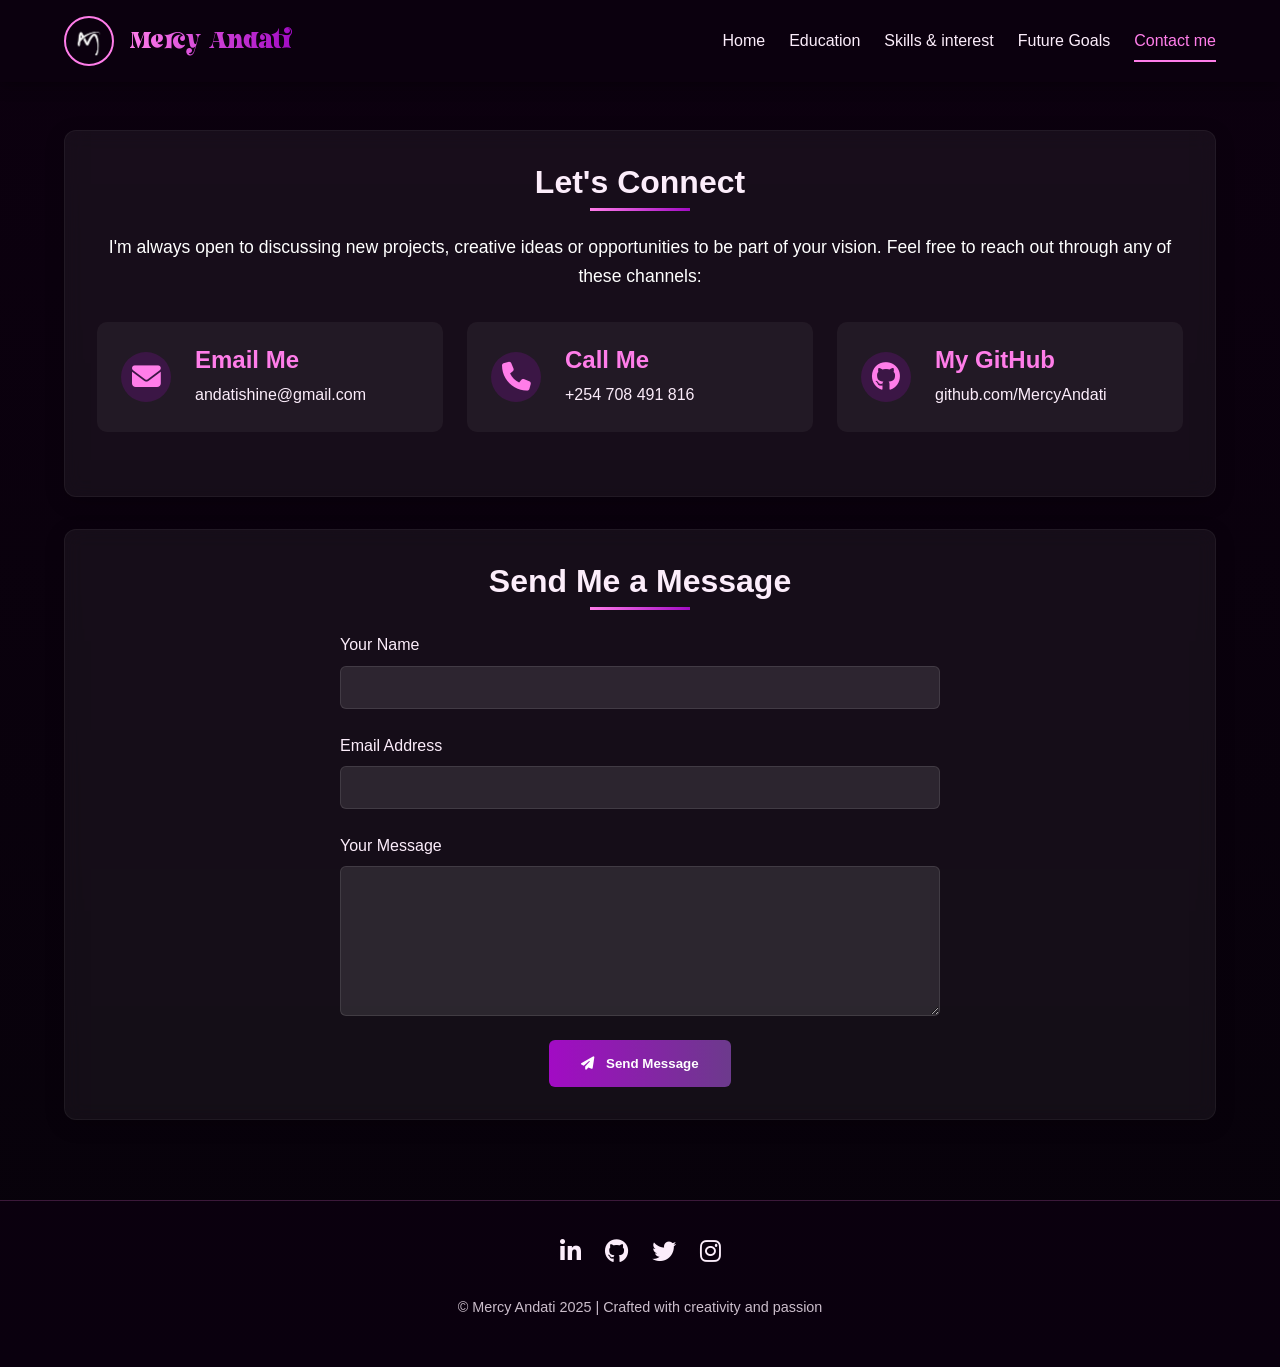
<file: mercy/contact.html>
<!DOCTYPE html>
<html lang="en">
<head>
    <meta charset="UTF-8">
    <meta name="viewport" content="width=device-width, initial-scale=1.0">
    <meta name="keywords" content="Mercy Andati, software developer portfolio, Kenya web developer, Zetech University student, full-stack developer, contact, email, phone, social media">    
    <meta name="author" content="Mercy Andati">
    <title>Mercy Andati - Contact</title>
    <link rel="stylesheet" href="https://cdnjs.cloudflare.com/ajax/libs/font-awesome/6.4.0/css/all.min.css">
    <link rel="stylesheet" href="styles.css">
</head>
<body>
    <nav>
        <div class="container nav-container">
            <div class="logo-group">
                <img src="img\ma.png" alt="Mercy Andati" class="profile-image">
                <span class="logo-text">Mercy Andati</span>
            </div>
            <div class="nav-links">
                <a href="index.html" class="nav-link">Home</a>
                <a href="education.html" class="nav-link">Education</a>
                <a href="skills.html" class="nav-link">Skills & interest</a>
                <a href="future.html" class="nav-link">Future Goals</a>
                <a href="contact.html" class="nav-link active">Contact me</a>
            </div>
        </div>
    </nav>

    <main class="container">
        <section class="section">
            <div class="card fade-in">
                <h2 class="section-header">Let's Connect</h2>
                <p class="contact-intro">I'm always open to discussing new projects, creative ideas or opportunities to be part of your vision. Feel free to reach out through any of these channels:</p>
                
                <div class="contact-methods">
                    <div class="contact-card">
                        <div class="contact-icon">
                            <i class="fas fa-envelope"></i>
                        </div>
                        <div class="contact-details">
                            <h3>Email Me</h3>
                            <a href="mailto:andatishine@gmail.com">andatishine@gmail.com</a>
                        </div>
                    </div>
                    
                    <div class="contact-card">
                        <div class="contact-icon">
                            <i class="fas fa-phone"></i>
                        </div>
                        <div class="contact-details">
                            <h3>Call Me</h3>
                            <a href="tel:+254708491816">+254 708 491 816</a>
                        </div>
                    </div>
                    
                    <div class="contact-card">
                        <div class="contact-icon">
                            <i class="fab fa-github"></i>
                        </div>
                        <div class="contact-details">
                            <h3>My GitHub</h3>
                            <a href="https://github.com/MercyAndati" target="_blank">github.com/MercyAndati</a>
                        </div>
                    </div>
                </div>
            </div>
            
            <div class="card fade-in delay-1">
                <h2 class="section-header">Send Me a Message</h2>
                <form class="contact-form" 
                        id="contactForm" 
                        action="https://formsubmit.co/andatishine@gmail.com" 
                        method="POST">
                        <input type="hidden" name="_captcha" value="false">
                        <input type="hidden" name="_template" value="table">
                        <input type="text" name="_honey" style="display:none">
                    <div class="form-group">
                        <label for="name" class="form-label">Your Name</label>
                        <input type="text" id="name" name="name" class="form-input" required>
                    </div>
                    
                    <div class="form-group">
                        <label for="email" class="form-label">Email Address</label>
                        <input type="email" id="email" name="email" class="form-input" required>
                    </div>
                    
                    <div class="form-group">
                        <label for="message" class="form-label">Your Message</label>
                        <textarea id="message" name="message" class="form-textarea" required></textarea>
                    </div>
                    
                    <button type="submit" class="btn">
                        <i class="fas fa-paper-plane"></i> Send Message
                    </button>
                </form>
            </div>
        </section>
    </main>

    <footer>
        <div class="social-links">
            <a href="#" class="social-link" aria-label="LinkedIn"><i class="fab fa-linkedin-in"></i></a>
            <a href="https://github.com/MercyAndati" class="social-link" aria-label="GitHub"><i class="fab fa-github"></i></a>
            <a href="#" class="social-link" aria-label="Twitter"><i class="fab fa-twitter"></i></a>
            <a href="#" class="social-link" aria-label="Instagram"><i class="fab fa-instagram"></i></a>
        </div>
        <p class="copyright">&copy; Mercy Andati 2025 | Crafted with creativity and passion</p>
    </footer>
    
    <script src="script.js"></script>
</body>
</html>
</file>
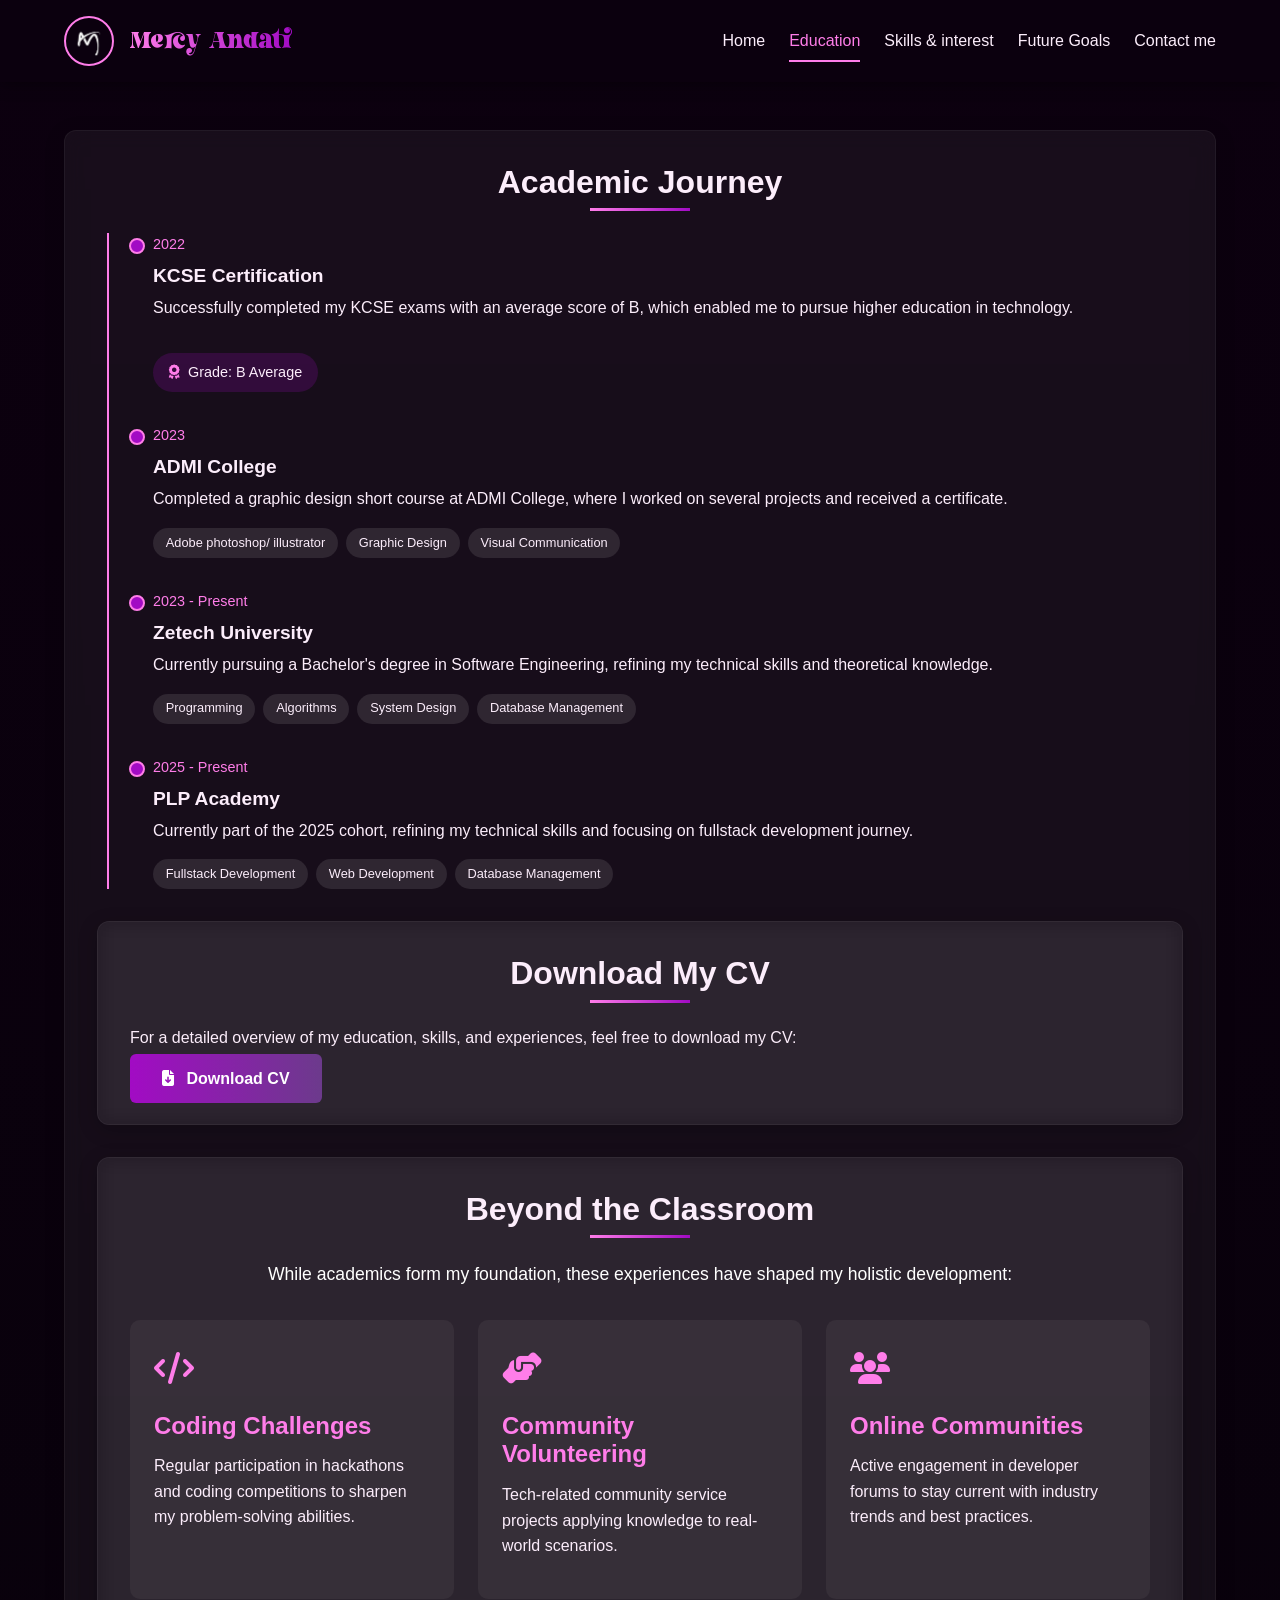
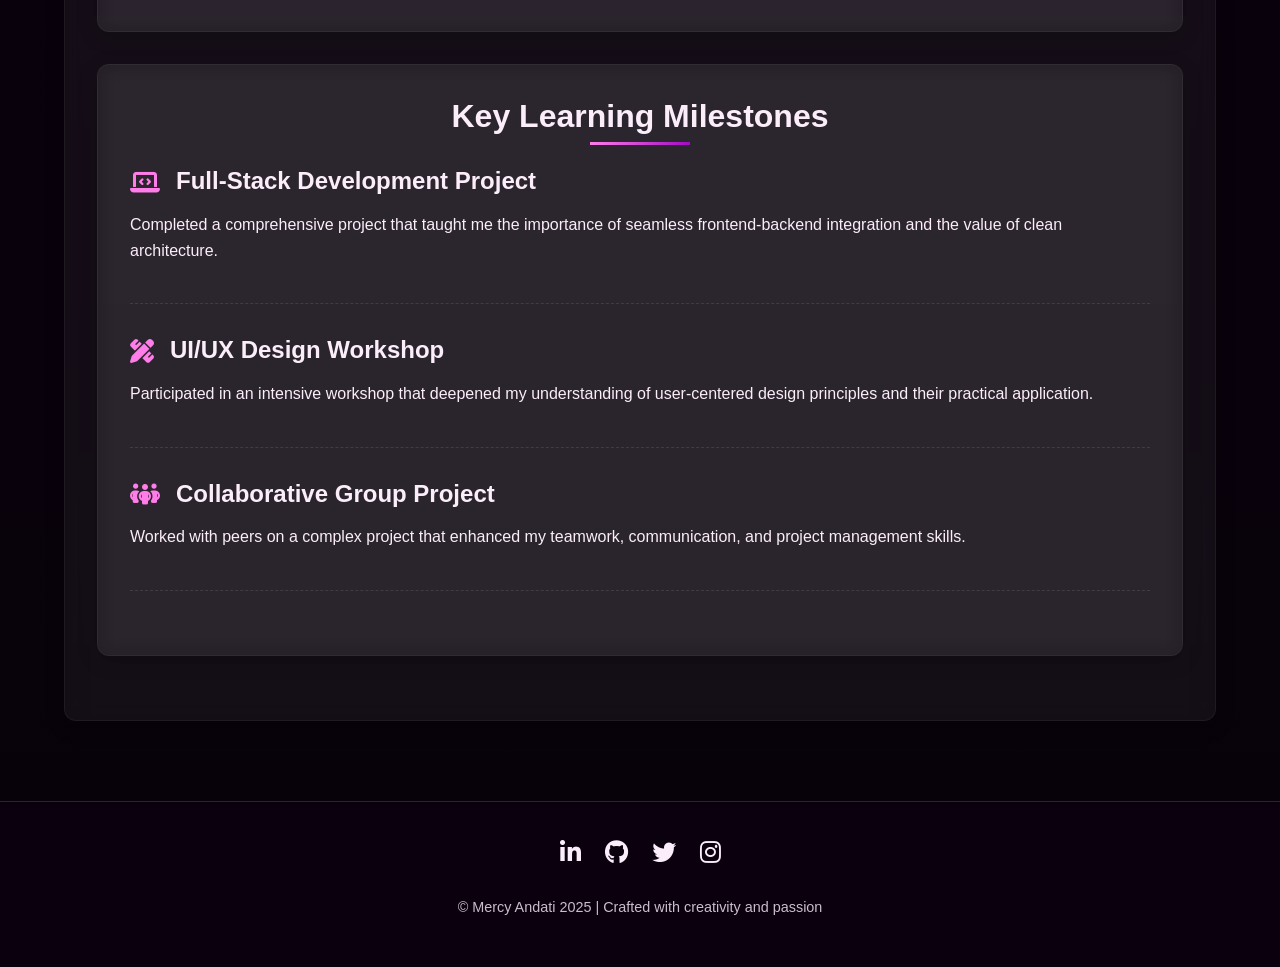
<file: mercy/education.html>
<!DOCTYPE html>
<html lang="en">
<head>
    <meta charset="UTF-8">
    <meta name="viewport" content="width=device-width, initial-scale=1.0">
    <meta name="author" content="Mercy Andati">
    <title>Mercy Andati - Education</title>
    <link rel="stylesheet" href="https://cdnjs.cloudflare.com/ajax/libs/font-awesome/6.4.0/css/all.min.css">
    <link rel="stylesheet" href="styles.css">
</head>
<body>
    <nav>
        <div class="container nav-container">
            <div class="logo-group">
                <img src="img\ma.png" alt="Mercy Andati" class="profile-image">
                <span class="logo-text">Mercy Andati</span>
            </div>
            <div class="nav-links">
                <a href="index.html" class="nav-link">Home</a>
                <a href="education.html" class="nav-link active">Education</a>
                <a href="skills.html" class="nav-link">Skills & interest</a>
                <a href="future.html" class="nav-link">Future Goals</a>
                <a href="contact.html" class="nav-link">Contact me</a>
            </div>
        </div>
    </nav>

    <main class="container">
        <section class="section">
            <div class="card fade-in">
                <h2 class="section-header">Academic Journey</h2>
                
                <div class="timeline">
                    <div class="timeline-item">
                        <div class="timeline-date">2022</div>
                        <h3 class="timeline-title">KCSE Certification</h3>
                        <div class="timeline-description">
                            <p>Successfully completed my KCSE exams with an average score of B, which enabled me to pursue higher education in technology.</p>
                            <div class="achievement-badge">
                                <i class="fas fa-award"></i> Grade: B Average
                            </div>
                        </div>
                    </div>
                    
                    <div class="timeline-item">
                        <div class="timeline-date">2023</div>
                        <h3 class="timeline-title">ADMI College</h3>
                        <div class="timeline-description">
                            <p>Completed a graphic design short course at ADMI College, where I worked on several projects and received a certificate.</p>
                            <div class="skills-gained">
                                <span class="skill-tag">Adobe photoshop/ illustrator</span>
                                <span class="skill-tag">Graphic Design</span>
                                <span class="skill-tag">Visual Communication</span>
                            </div>
                        </div>
                    </div>
                    
                    <div class="timeline-item">
                        <div class="timeline-date">2023 - Present</div>
                        <h3 class="timeline-title">Zetech University</h3>
                        <div class="timeline-description">
                            <p>Currently pursuing a Bachelor's degree in Software Engineering, refining my technical skills and theoretical knowledge.</p>
                            <div class="skills-gained">
                                <span class="skill-tag">Programming</span>
                                <span class="skill-tag">Algorithms</span>
                                <span class="skill-tag">System Design</span>
                                <span class="skill-tag">Database Management</span>
                            </div>
                        </div>
                    </div>
                    <div class="timeline-item">
                        <div class="timeline-date">2025 - Present</div>
                        <h3 class="timeline-title">PLP Academy</h3>
                        <div class="timeline-description">
                            <p>Currently part of the 2025 cohort, refining my technical skills and focusing on fullstack development journey.</p>
                            <div class="skills-gained">
                                <span class="skill-tag">Fullstack Development</span>
                                <span class="skill-tag">Web Development</span>
                                <span class="skill-tag">Database Management</span>
                        </div>
                    </div>

                </div>
            </div>
            
            <div class="card fade-in delay-1">
                <h2 class="section-header">Download My CV</h2>
                <p>For a detailed overview of my education, skills, and experiences, feel free to download my CV:</p>
                <a href="img\cv.pdf" class="btn" download>
                    <i class="fas fa-file-download"></i> Download CV
                </a>
            </div>
            <div class="card fade-in delay-1">
                <h2 class="section-header">Beyond the Classroom</h2>
                <p class="intro-text">While academics form my foundation, these experiences have shaped my holistic development:</p>
                
                <div class="activities-grid">
                    <div class="activity-card">
                        <div class="activity-icon">
                            <i class="fas fa-code"></i>
                        </div>
                        <h3>Coding Challenges</h3>
                        <p>Regular participation in hackathons and coding competitions to sharpen my problem-solving abilities.</p>
                    </div>
                    
                    <div class="activity-card">
                        <div class="activity-icon">
                            <i class="fas fa-hands-helping"></i>
                        </div>
                        <h3>Community Volunteering</h3>
                        <p>Tech-related community service projects applying knowledge to real-world scenarios.</p>
                    </div>
                    
                    <div class="activity-card">
                        <div class="activity-icon">
                            <i class="fas fa-users"></i>
                        </div>
                        <h3>Online Communities</h3>
                        <p>Active engagement in developer forums to stay current with industry trends and best practices.</p>
                    </div>
                </div>
            </div>
            
            <div class="card fade-in delay-2">
                <h2 class="section-header">Key Learning Milestones</h2>
                
                <div class="milestone">
                    <div class="milestone-header">
                        <i class="fas fa-laptop-code"></i>
                        <h3>Full-Stack Development Project</h3>
                    </div>
                    <p>Completed a comprehensive project that taught me the importance of seamless frontend-backend integration and the value of clean architecture.</p>
                </div>
                
                <div class="milestone">
                    <div class="milestone-header">
                        <i class="fas fa-pencil-ruler"></i>
                        <h3>UI/UX Design Workshop</h3>
                    </div>
                    <p>Participated in an intensive workshop that deepened my understanding of user-centered design principles and their practical application.</p>
                </div>
                
                <div class="milestone">
                    <div class="milestone-header">
                        <i class="fas fa-people-group"></i>
                        <h3>Collaborative Group Project</h3>
                    </div>
                    <p>Worked with peers on a complex project that enhanced my teamwork, communication, and project management skills.</p>
                </div>
            </div>
        </section>
    </main>

    <footer>
        <div class="social-links">
            <a href="#" class="social-link" aria-label="LinkedIn"><i class="fab fa-linkedin-in"></i></a>
            <a href="https://github.com/MercyAndati" class="social-link" aria-label="GitHub"><i class="fab fa-github"></i></a>
            <a href="#" class="social-link" aria-label="Twitter"><i class="fab fa-twitter"></i></a>
            <a href="#" class="social-link" aria-label="Instagram"><i class="fab fa-instagram"></i></a>
        </div>
        <p class="copyright">&copy; Mercy Andati 2025 | Crafted with creativity and passion</p>
    </footer>
    
    <script src="script.js"></script>
</body>
</html>
</file>
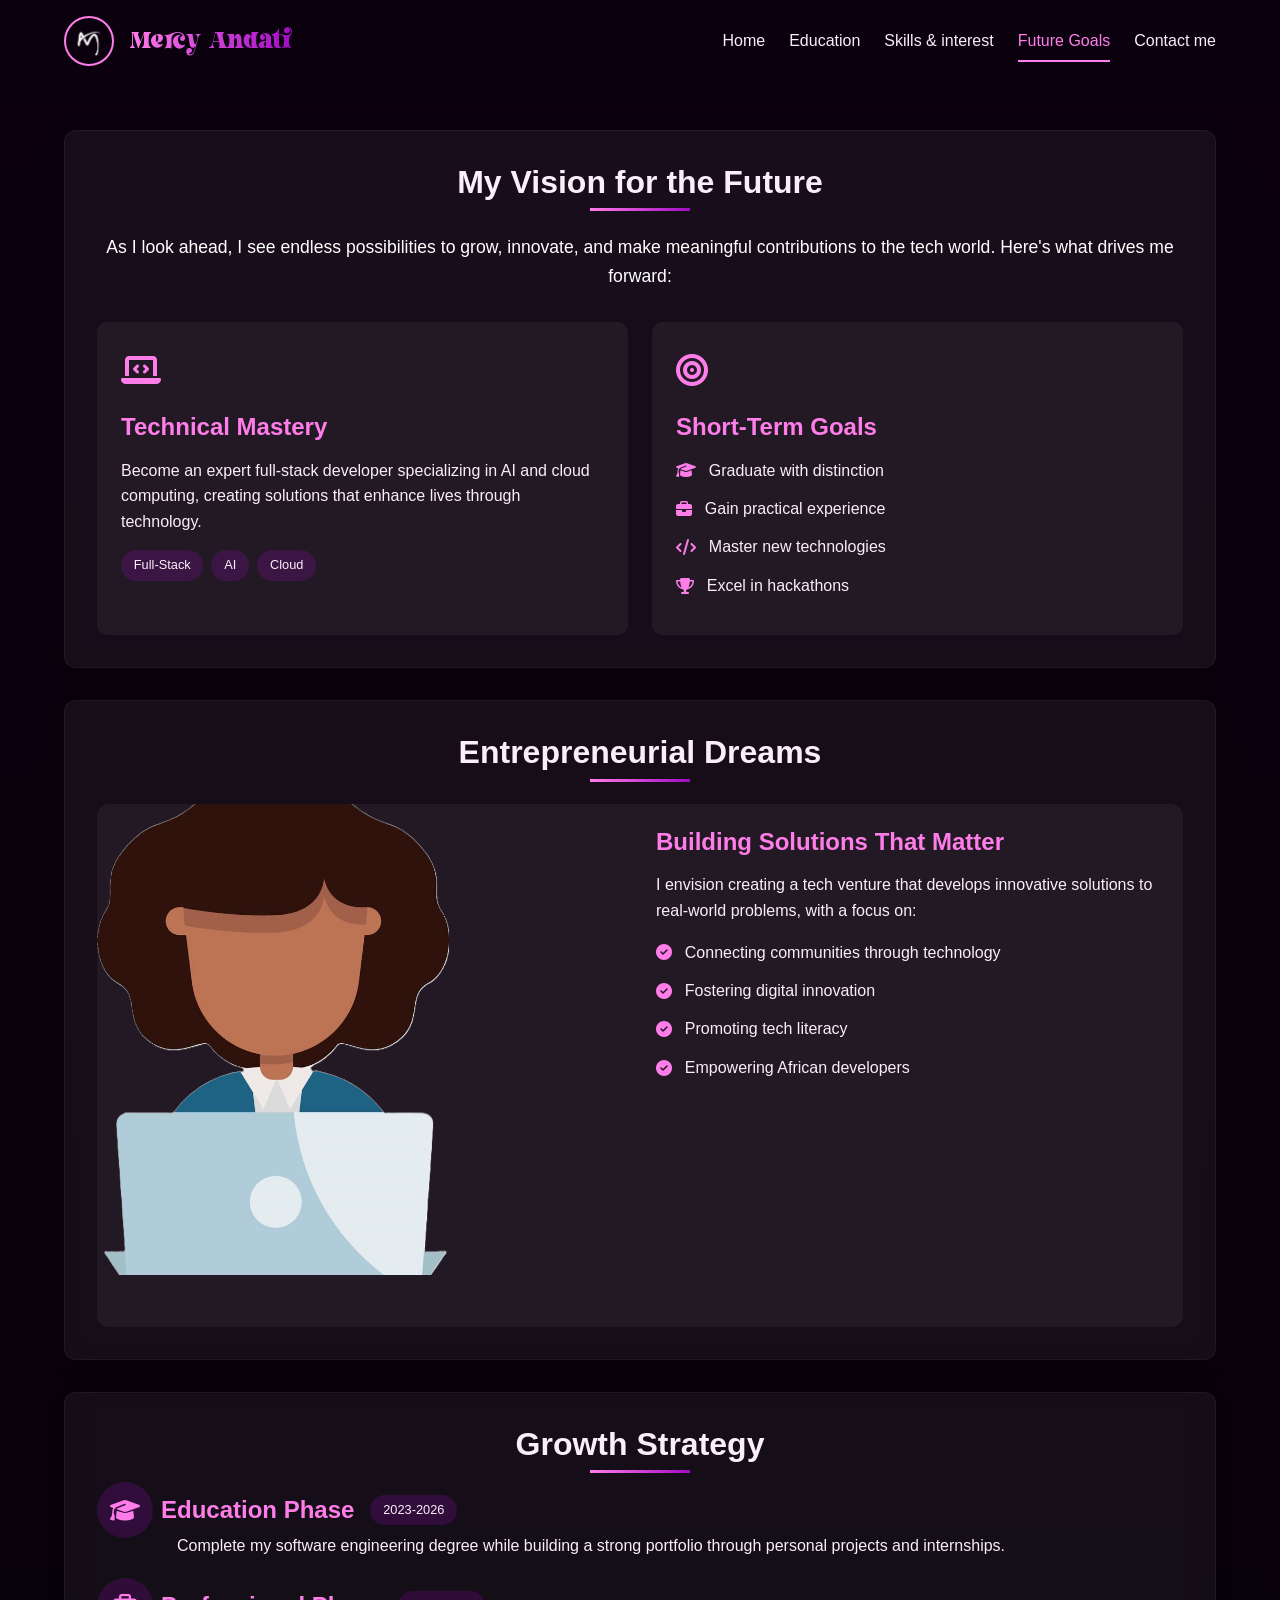
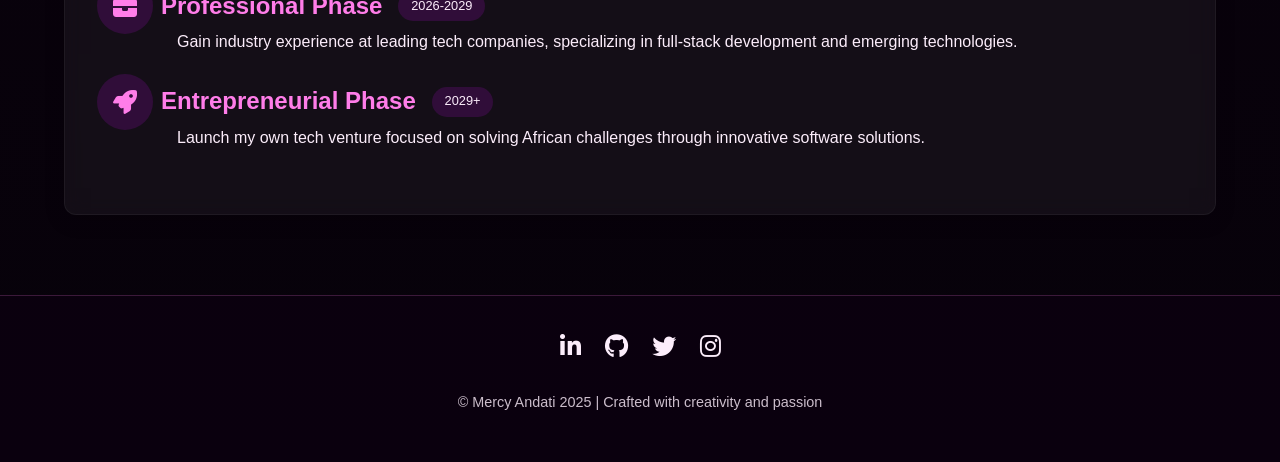
<file: mercy/future.html>
<!DOCTYPE html>
<html lang="en">
<head>
    <meta charset="UTF-8">
    <meta name="viewport" content="width=device-width, initial-scale=1.0">
    <meta name="keywords" content="Mercy Andati,goals, aspirations, future plans, career goals, personal development, professional growth, future aspirations">
    <meta name="author" content="Mercy Andati">
    <title>Mercy Andati - Future Aspirations</title>
    <link rel="stylesheet" href="https://cdnjs.cloudflare.com/ajax/libs/font-awesome/6.4.0/css/all.min.css">
    <link rel="stylesheet" href="styles.css">
</head>
<body>
    <nav>
        <div class="container nav-container">
            <div class="logo-group">
                <img src="img\ma.png" alt="Mercy Andati" class="profile-image">
                <span class="logo-text">Mercy Andati</span>
            </div>
            <div class="nav-links">
                <a href="index.html" class="nav-link">Home</a>
                <a href="education.html" class="nav-link">Education</a>
                <a href="skills.html" class="nav-link">Skills & interest</a>
                <a href="future.html" class="nav-link active">Future Goals</a>
                <a href="contact.html" class="nav-link">Contact me</a>
            </div>
        </div>
    </nav>

    <main class="container">
        <section class="section">
            <div class="card fade-in">
                <h2 class="section-header">My Vision for the Future</h2>
                <p class="intro-text">As I look ahead, I see endless possibilities to grow, innovate, and make meaningful contributions to the tech world. Here's what drives me forward:</p>
                
                <div class="vision-grid">
                    <div class="vision-card">
                        <div class="vision-icon">
                            <i class="fas fa-laptop-code"></i>
                        </div>
                        <h3>Technical Mastery</h3>
                        <p>Become an expert full-stack developer specializing in AI and cloud computing, creating solutions that enhance lives through technology.</p>
                        <div class="vision-tags">
                            <span class="tag">Full-Stack</span>
                            <span class="tag">AI</span>
                            <span class="tag">Cloud</span>
                        </div>
                    </div>
                    
                    <div class="vision-card">
                        <div class="vision-icon">
                            <i class="fas fa-bullseye"></i>
                        </div>
                        <h3>Short-Term Goals</h3>
                        <ul class="goal-list">
                            <li><i class="fas fa-graduation-cap"></i> Graduate with distinction</li>
                            <li><i class="fas fa-briefcase"></i> Gain practical experience</li>
                            <li><i class="fas fa-code"></i> Master new technologies</li>
                            <li><i class="fas fa-trophy"></i> Excel in hackathons</li>
                        </ul>
                    </div>
                </div>
            </div>
            
            <div class="card fade-in delay-1">
                <h2 class="section-header">Entrepreneurial Dreams</h2>
                
                <div class="dream-card">
                    <div class="dream-image">
                        <img src="img\girl.png" alt="Tech Venture">    
                    </div>
                    <div class="dream-content">
                        <h3>Building Solutions That Matter</h3>
                        <p>I envision creating a tech venture that develops innovative solutions to real-world problems, with a focus on:</p>
                        <ul class="feature-list">
                            <li><i class="fas fa-check-circle"></i> Connecting communities through technology</li>
                            <li><i class="fas fa-check-circle"></i> Fostering digital innovation</li>
                            <li><i class="fas fa-check-circle"></i> Promoting tech literacy</li>
                            <li><i class="fas fa-check-circle"></i> Empowering African developers</li>
                        </ul>
                    </div>
                </div>
            </div>
            
            <div class="card fade-in delay-2">
                <h2 class="section-header">Growth Strategy</h2>
                
                <div class="strategy-timeline">
                    <div class="strategy-item">
                        <div class="strategy-phase">
                            <div class="phase-icon">
                                <i class="fas fa-graduation-cap"></i>
                            </div>
                            <h3>Education Phase</h3>
                            <div class="phase-date">2023-2026</div>
                        </div>
                        <div class="strategy-description">
                            <p>Complete my software engineering degree while building a strong portfolio through personal projects and internships.</p>
                        </div>
                    </div>
                    
                    <div class="strategy-item">
                        <div class="strategy-phase">
                            <div class="phase-icon">
                                <i class="fas fa-briefcase"></i>
                            </div>
                            <h3>Professional Phase</h3>
                            <div class="phase-date">2026-2029</div>
                        </div>
                        <div class="strategy-description">
                            <p>Gain industry experience at leading tech companies, specializing in full-stack development and emerging technologies.</p>
                        </div>
                    </div>
                    
                    <div class="strategy-item">
                        <div class="strategy-phase">
                            <div class="phase-icon">
                                <i class="fas fa-rocket"></i>
                            </div>
                            <h3>Entrepreneurial Phase</h3>
                            <div class="phase-date">2029+</div>
                        </div>
                        <div class="strategy-description">
                            <p>Launch my own tech venture focused on solving African challenges through innovative software solutions.</p>
                        </div>
                    </div>
                </div>
            </div>
        </section>
    </main>

    <footer>
        <div class="social-links">
            <a href="#" class="social-link" aria-label="LinkedIn"><i class="fab fa-linkedin-in"></i></a>
            <a href="https://github.com/MercyAndati" class="social-link" aria-label="GitHub"><i class="fab fa-github"></i></a>
            <a href="#" class="social-link" aria-label="Twitter"><i class="fab fa-twitter"></i></a>
            <a href="#" class="social-link" aria-label="Instagram"><i class="fab fa-instagram"></i></a>
        </div>
        <p class="copyright">&copy; Mercy Andati 2025 | Crafted with creativity and passion</p>
    </footer>

</body>
</html>
</file>
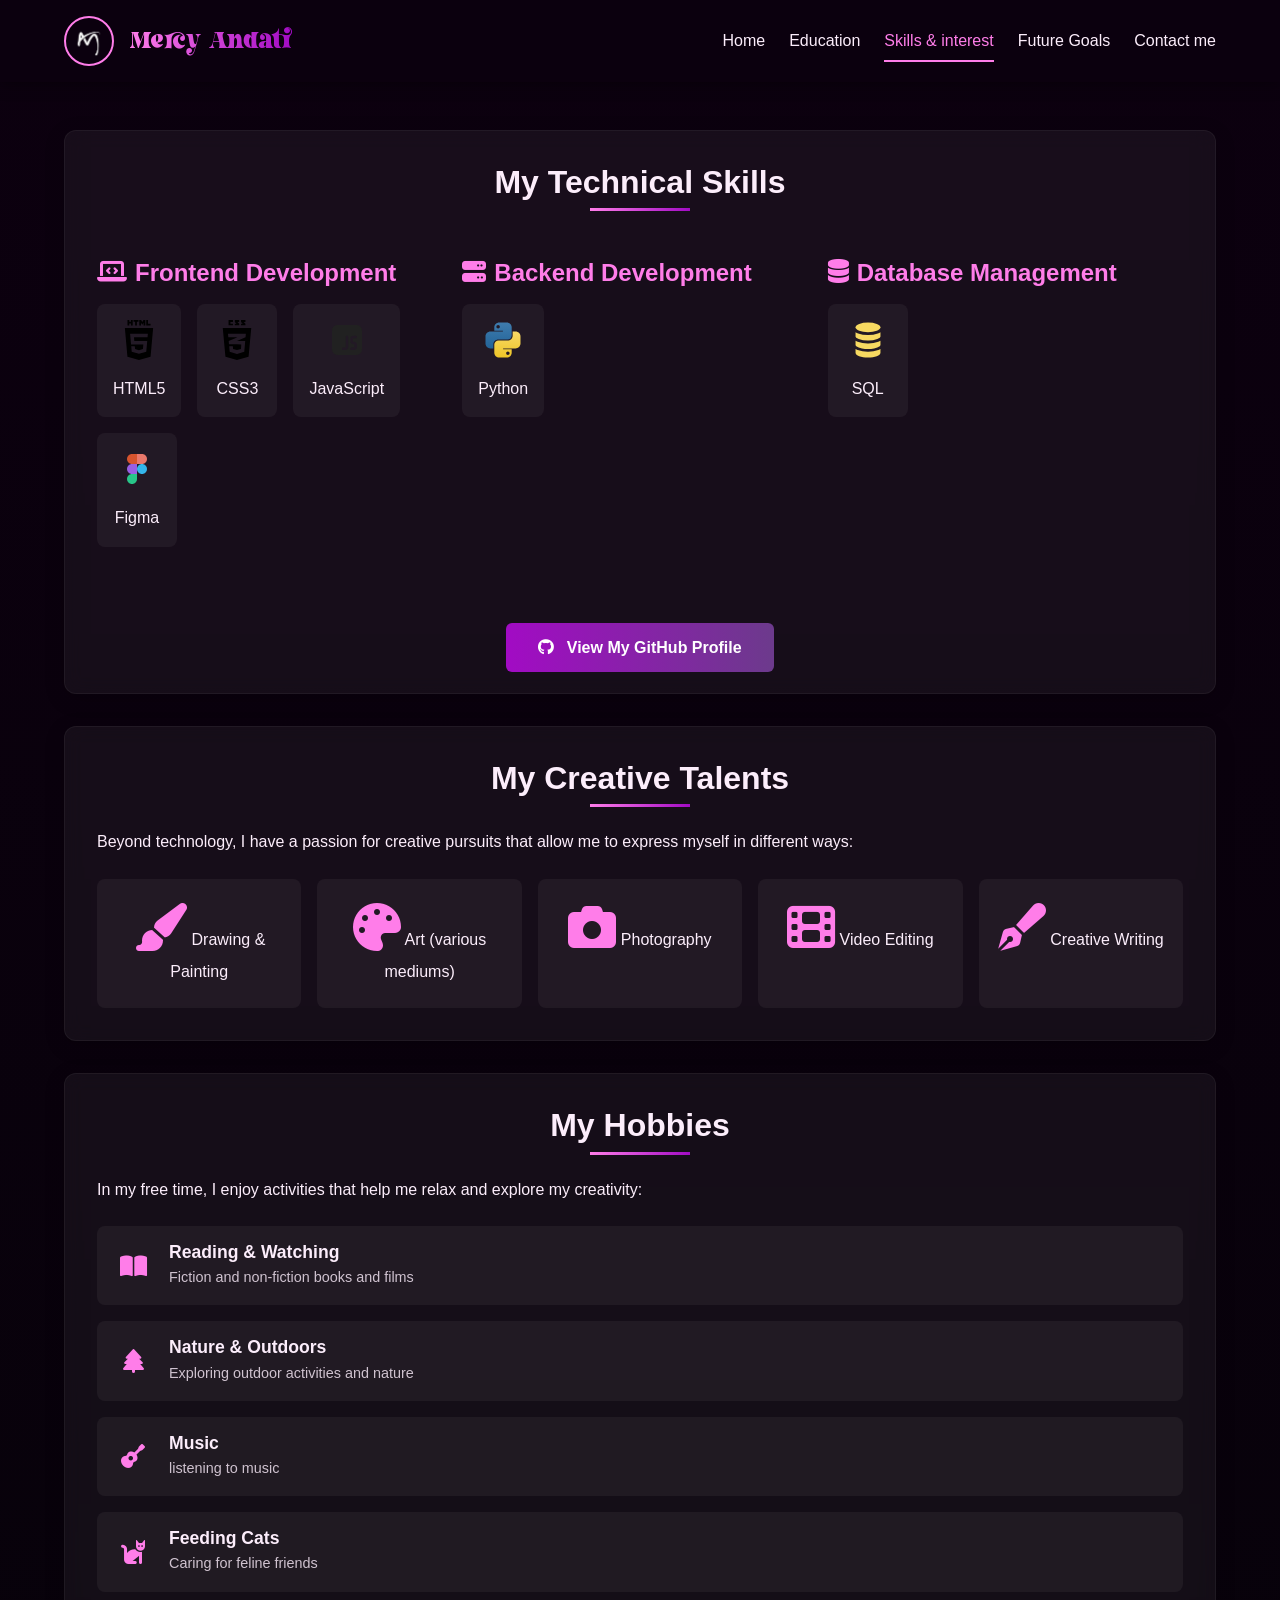
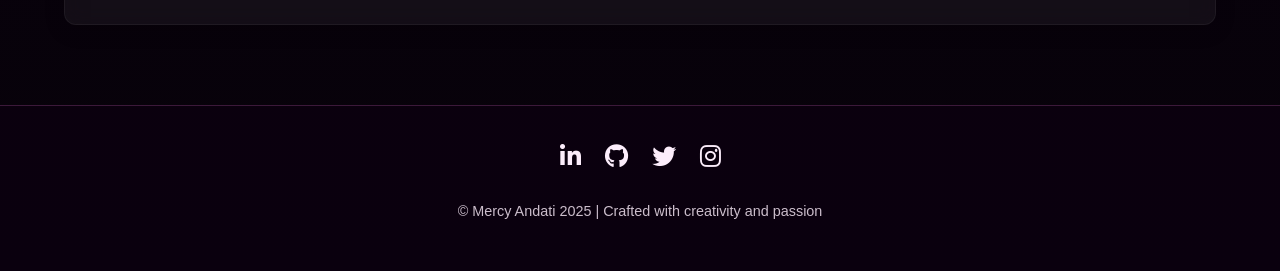
<file: mercy/skills.html>
<!DOCTYPE html>
<html lang="en">
<head>
    <meta charset="UTF-8">
    <meta name="viewport" content="width=device-width, initial-scale=1.0">
    <meta name="keywords" content="web development skills, programming languages, Mercy Andati skills, frontend developer, design portfolio">
    <meta name="author" content="Mercy Andati">
    <title>Mercy Andati - Skills & Talents</title>
    <link rel="stylesheet" href="https://cdnjs.cloudflare.com/ajax/libs/font-awesome/6.4.0/css/all.min.css">
    <link rel="stylesheet" href="styles.css">
</head>
<body>
    <nav>
        <div class="container nav-container">
            <div class="logo-group">
                <img src="img\ma.png" alt="Mercy Andati" class="profile-image">
                <span class="logo-text">Mercy Andati</span>
            </div>
            <div class="nav-links">
                <a href="index.html" class="nav-link">Home</a>
                <a href="education.html" class="nav-link">Education</a>
                <a href="skills.html" class="nav-link active">Skills & interest</a>
                <a href="future.html" class="nav-link">Future Goals</a>
                <a href="contact.html" class="nav-link">Contact me</a>
            </div>
        </div>
    </nav>

    <main class="container">
        <section class="section">
            <div class="card fade-in"> 
                <h2 class="section-header">My Technical Skills</h2>
                <br>
                <div class="card-grid">    
                    <div class="skills-category">
                        <h3><i class="fas fa-laptop-code"></i> Frontend Development</h3>
                        <div class="tech-stack">
                            <div class="tech-item">
                                <img src="img\html5.svg" alt="HTML5" class="tech-logo">
                                <span>HTML5</span>
                            </div>
                            <div class="tech-item">
                                <img src="img\css.svg" alt="CSS3" class="tech-logo">
                                <span>CSS3</span>
                            </div>
                            <div class="tech-item">
                                <img src="img\javascript.svg" alt="JavaScript" class="tech-logo">
                                <span>JavaScript</span>
                            </div>
                            <div class="tech-item">
                                <img src="img\figma.svg" alt="Figma" class="tech-logo">
                                <span>Figma</span>
                            </div>
                        </div>
                    </div>
                    
                    <div class="skills-category">
                        <h3><i class="fas fa-server"></i> Backend Development</h3>
                        <div class="tech-stack">
                            <div class="tech-item">
                                <img src="img\python.svg" alt="Python" class="tech-logo">
                                <span>Python</span>
                            </div>
                        </div>
                    </div>
                    
                    <div class="skills-category">
                        <h3><i class="fas fa-database"></i> Database Management</h3>
                        <div class="tech-stack">
                            <div class="tech-item">
                                <img src="img\sql.svg" alt="SQL" class="tech-logo">
                                <span>SQL</span>
                            </div>
                        </div>
                    </div>
                </div>
                <div class="github-link">
                    <a href="https://github.com/MercyAndati" class="btn">
                        <i class="fab fa-github"></i> View My GitHub Profile
                    </a>
                </div>
            </div>
            
            <div class="card fade-in delay-1">
                <h2 class="section-header">My Creative Talents</h2>
                <p>Beyond technology, I have a passion for creative pursuits that allow me to express myself in different ways:</p>
                
                <div class="talents-grid">
                    <div class="talent-item">
                        <i class="fas fa-paint-brush"></i>
                        <span>Drawing & Painting</span>
                    </div>
                    <div class="talent-item">
                        <i class="fas fa-palette"></i>
                        <span>Art (various mediums)</span>
                    </div>
                    <div class="talent-item">
                        <i class="fas fa-camera"></i>
                        <span>Photography</span>
                    </div>
                    <div class="talent-item">
                        <i class="fas fa-film"></i>
                        <span>Video Editing</span>
                    </div>
                    <div class="talent-item">
                        <i class="fas fa-pen-fancy"></i>
                        <span>Creative Writing</span>
                    </div>
                </div>
            </div>
            
            <div class="card fade-in delay-2">
                <h2 class="section-header">My Hobbies</h2>
                <p>In my free time, I enjoy activities that help me relax and explore my creativity:</p>
                
                <div class="hobbies-list">
                    <div class="hobby-item">
                        <i class="fas fa-book-open"></i>
                        <div>
                            <h3>Reading & Watching</h3>
                            <p>Fiction and non-fiction books and films</p>
                        </div>
                    </div>
                    <div class="hobby-item">
                        <i class="fas fa-tree"></i>
                        <div>
                            <h3>Nature & Outdoors</h3>
                            <p>Exploring outdoor activities and nature</p>
                        </div>
                    </div>
                    <div class="hobby-item">
                        <i class="fas fa-guitar"></i>
                        <div>
                            <h3>Music</h3>
                            <p>listening to music</p>
                        </div>
                    </div>
                    <div class="hobby-item">
                        <i class="fas fa-cat"></i>
                        <div>
                            <h3>Feeding Cats</h3>
                            <p>Caring for feline friends</p>
                        </div>
                    </div>
                </div>
            </div>
        </section>
    </main>

    <footer>
        <div class="social-links">
            <a href="#" class="social-link" aria-label="LinkedIn"><i class="fab fa-linkedin-in"></i></a>
            <a href="https://github.com/MercyAndati" class="social-link" aria-label="GitHub"><i class="fab fa-github"></i></a>
            <a href="#" class="social-link" aria-label="Twitter"><i class="fab fa-twitter"></i></a>
            <a href="#" class="social-link" aria-label="Instagram"><i class="fab fa-instagram"></i></a>
        </div>
        <p class="copyright">&copy; Mercy Andati 2025 | Crafted with creativity and passion</p>
    </footer>
    
    <script src="script.js"></script>
</body>
</html>
</file>
<file: mercy/styles.css>
/* === Base Styles === */
:root {
    --primary: #a20bc4;
    --primary-light: #c355de;
    --secondary: #6c3a8c;
    --dark: #0c000f;
    --darker: #07020a;
    --light: #fcedfb;
    --lighter: #fff;
    --accent: #ff7de9;
    --section-bg: rgba(60, 47, 107, 0.2);
    --card-bg: rgba(255, 255, 255, 0.05);
}

@font-face {
    font-family: 'Letter Magic';
    src: url('fonts/letter_magic/Letter Magic.ttf') format('truetype');
    font-weight: normal;
    font-style: normal;
}

* {
    margin: 0;
    padding: 0;
    box-sizing: border-box;
}

html {
    scroll-behavior: smooth;
}

body {
    font-family: 'Segoe UI', Tahoma, Geneva, Verdana, sans-serif;
    color: var(--light);
    background: linear-gradient(to bottom, var(--dark), var(--darker));
    min-height: 100vh;
    line-height: 1.6;
}

/* === Typography === */
h1, h2, h3, h4 {
    font-weight: 600;
    line-height: 1.2;
}

h2 { font-size: 2rem; }
h3 { font-size: 1.5rem; }

p { margin-bottom: 1rem;}

a {
    color: var(--accent);
    text-decoration: none;
    transition: all 0.3s ease;
}

a:hover { color: var(--primary-light);}

/* === Layout === */
.container {
    width: 100%;
    max-width: 1200px;
    margin: 0 auto;
    padding: 0 1.5rem;
}

/* === Navigation === */
nav {
    background: rgba(12, 0, 15, 0.95);
    padding: 1rem 0;
    position: sticky;
    top: 0;
    z-index: 100;
    box-shadow: 0 2px 15px rgba(0, 0, 0, 0.4);
    backdrop-filter: blur(10px);
}

.nav-container {
    display: flex;
    justify-content: space-between;
    align-items: center;
}

.logo-group {
    display: flex;
    align-items: center;
    gap: 1rem;
}

.profile-image {
    height: 50px;
    width: 50px;
    border-radius: 50%;
    object-fit: cover;
    border: 2px solid var(--accent);
    transition: all 0.3s ease;
}

.profile-image:hover {
    transform: scale(1.1);
    box-shadow: 0 0 15px var(--accent);
}

.logo-text {
    font-family: 'Letter Magic', cursive;
    font-size: 1.4rem;
    background: linear-gradient(to right, var(--accent), var(--primary));
    -webkit-background-clip: text;/*background visible on the text*/
    background-clip: text;
    color: transparent;
}

.nav-links {
    display: flex;
    gap: 1.5rem;
}

.nav-link {
    color: var(--light);
    font-weight: 500;
    padding: 0.5rem 0;
    position: relative;
}

.nav-link::before {
    content: '';
    position: absolute;
    bottom: 0;
    left: 0;
    width: 0;
    height: 2px;
    background: var(--accent);
    transition: width 0.3s ease;
}

.nav-link:hover {
    color: var(--accent);
}

.nav-link:hover::before {
    width: 100%;
}

/* === Sections === */
.section {
    padding: 3rem 0;
}

.section-header {
    text-align: center;
    margin-bottom: 2rem;
    position: relative;
}

.section-header::after {
    content: '';
    position: absolute;
    bottom: -10px;
    left: 50%;
    transform: translateX(-50%);
    width: 100px;
    height: 3px;
    background: linear-gradient(to right, var(--accent), var(--primary));
}

/* Cards */
.card {
    background: var(--card-bg);
    backdrop-filter: blur(10px);
    border-radius: 12px;
    padding: 2rem;
    box-shadow: 0 5px 20px rgba(0, 0, 0, 0.2);
    border: 1px solid rgba(255, 255, 255, 0.05);
    transition: all 0.3s ease;
    margin-bottom: 2rem;
}

.card:hover {
    transform: translateY(-5px);
    box-shadow: 0 8px 25px rgba(162, 11, 196, 0.3);
}

/* Timeline */
.timeline {
    position: relative;
    padding-left: 2rem;
}

.timeline::before {
    content: '';
    position: absolute;
    top: 0;
    left: 10px;
    height: 100%;
    width: 2px;
    background: var(--accent);
}

.timeline-item {
    position: relative;
    margin-bottom: 2rem;
    padding-left: 1.5rem;
}

.timeline-item::before {
    content: '';
    position: absolute;
    left: 0;
    top: 5px;
    width: 12px;
    height: 12px;
    border-radius: 50%;
    background: var(--primary);
    border: 2px solid var(--accent);
}

.timeline-date {
    font-size: 0.9rem;
    color: var(--accent);
    margin-bottom: 0.5rem;
}

.timeline-title {
    font-size: 1.2rem;
    margin-bottom: 0.5rem;
}

.skill-icon {
    font-size: 2rem;
    color: var(--accent);
    margin-bottom: 0.5rem;
}

.tech-logo {
    height: 50px;
    width: auto;
    margin-bottom: 0.5rem;
    filter: grayscale(100%);
    transition: all 0.3s ease;
}


.skill-name {
    font-weight: 500;
}

/* Contact Form */
.contact-form {
    display: grid;
    gap: 1.5rem;
    max-width: 600px;
    margin: 0 auto;
}

.form-group {
    display: flex;
    flex-direction: column;
    gap: 0.5rem;
}

.form-label {
    font-weight: 500;
}

.form-input,
.form-textarea {
    background: rgba(255, 255, 255, 0.1);
    border: 1px solid rgba(255, 255, 255, 0.1);
    border-radius: 6px;
    padding: 0.8rem 1rem;
    color: var(--lighter);
    font-family: inherit;
    transition: all 0.3s ease;
}

.form-input:focus,
.form-textarea:focus {
    outline: none;
    border-color: var(--accent);
    box-shadow: 0 0 0 2px rgba(162, 11, 196, 0.3);
}

.form-textarea {
    min-height: 150px;
    resize: vertical;
}

.btn {
    background: linear-gradient(to right, var(--primary), var(--secondary));
    color: white;
    border: none;
    padding: 1rem 2rem;
    border-radius: 6px;
    font-weight: 600;
    cursor: pointer;
    transition: all 0.3s ease;
    width: fit-content;
    margin: 0 auto;
}

.btn:hover {
    transform: translateY(-2px);
    box-shadow: 0 5px 15px rgba(162, 11, 196, 0.4);
}


/* Footer */
footer {
    text-align: center;
    padding: 2rem;
    background: rgba(12, 0, 15, 0.8);
    border-top: 1px solid rgba(255, 125, 233, 0.2);
}

.social-links {
    display: flex;
    justify-content: center;
    gap: 1.5rem;
    margin-bottom: 1.5rem;
}

.social-link {
    color: var(--light);
    font-size: 1.5rem;
    transition: all 0.3s ease;
}

.social-link:hover {
    color: var(--accent);
    transform: translateY(-3px);
}

.copyright {
    font-size: 0.9rem;
    opacity: 0.8;
}
.intro-text {
    margin-bottom: 2rem;
    font-size: 1.1rem;
    color: var(--lighter);
    text-align: center;
}
/* === Animations === */
@keyframes fadeIn {
    from { opacity: 0; transform: translateY(20px); }
    to { opacity: 1; transform: translateY(0); }
}

.fade-in {
    animation: fadeIn 0.8s ease forwards;
}

.delay-1 { animation-delay: 0.2s; }
.delay-2 { animation-delay: 0.4s; }
.delay-3 { animation-delay: 0.6s; }

/* ===== Homepage Specific Styles ===== */
.hello {
    display: flex;
    align-items: center;
    gap: 3rem;
    padding: 4rem 0;
}

.hello-content {
    flex: 1;
}
.hello-title {
    font-size: 2.5rem;
    margin-bottom: 1rem;
    line-height: 1.2;
}

.text-accent {
    background: linear-gradient(to right, var(--accent), var(--primary));
    -webkit-background-clip: text;
    background-clip: text;
    color: transparent;
}

.hello-subtitle {
    font-size: 1.5rem;
    margin-bottom: 1.5rem;
    color: var(--accent);
}

.hello-text {
    font-size: 1.1rem;
    margin-bottom: 2rem;
    max-width: 600px;
}

.btn-hello {
    display: inline-flex;
    align-items: center;
    gap: 0.5rem;
}

@keyframes morph {
    0% { border-radius: 30% 70% 70% 30% / 30% 30% 70% 70%; }
    50% { border-radius: 58% 42% 75% 25% / 76% 46% 54% 24%; }
    100% { border-radius: 30% 70% 70% 30% / 30% 30% 70% 70%; }
}

/* About Section */
.about-content {
    display: flex;
    gap: 3rem;
}

.about-text {
    flex: 2;
}

.about-details {
    flex: 1;
    display: flex;
    flex-direction: column;
    gap: 1rem;
}

.detail-item {
    display: flex;
    align-items: center;
    gap: 0.8rem;
    background: rgba(162, 11, 196, 0.1);
    padding: 0.8rem;
    border-radius: 8px;
}

.detail-item i {
    color: var(--accent);
}

/* Interests Grid */
.interests-grid {
    display: grid;
    grid-template-columns: repeat(auto-fit, minmax(250px, 1fr));
    gap: 1.5rem;
    margin-top: 2rem;
}

.interest-card {
    background: var(--card-bg);
    padding: 1.5rem;
    border-radius: 10px;
    transition: all 0.3s ease;
    text-align: center;
}

.interest-card:hover {
    background: rgba(162, 11, 196, 0.2);
    transform: translateY(-5px);
}

.interest-icon {
    font-size: 2rem;
    color: var(--accent);
    margin-bottom: 1rem;
}

.interest-card h3 {
    margin-bottom: 0.8rem;
    color: var(--accent);
}

/* Vision Section */
.vision-content {
    display: flex;
    gap: 3rem;
    align-items: center;
}

.vision-text {
    flex: 1;
}

.vision-text p {
    margin-bottom: 1.5rem;
}

/* Projects Section */
.projects-grid {
    display: grid;
    grid-template-columns: repeat(auto-fill, minmax(300px, 1fr));
    gap: 2rem;
    margin-top: 2rem;
}

.project-card {
    background: var(--card-bg);
    border-radius: 10px;
    overflow: hidden;
    transition: all 0.3s ease;
}

.project-card:hover {
    transform: translateY(-5px);
    box-shadow: 0 10px 25px rgba(162, 11, 196, 0.3);
}

.project-preview {
    position: relative;
    height: 200px;
    overflow: hidden;
}

.project-preview img {
    width: 100%;
    height: 100%;
    object-fit: cover;
    transition: transform 0.5s ease;
}

.project-card:hover .project-preview img {
    transform: scale(1.05);
}

.project-overlay {
    position: absolute;
    top: 0;
    left: 0;
    width: 100%;
    height: 100%;
    background: rgba(12, 0, 15, 0.7);
    display: flex;
    align-items: center;
    justify-content: center;
    opacity: 0;
    transition: opacity 0.3s ease;
}

.project-card:hover .project-overlay {
    opacity: 1;
}

.btn-small {
    padding: 0.5rem 1rem;
    font-size: 0.9rem;
}

.project-details {
    padding: 1.5rem;
}

.project-details h3 {
    color: var(--accent);
    margin-bottom: 0.5rem;
}

.project-details p {
    margin-bottom: 1rem;
    font-size: 0.9rem;
}

.project-tags {
    display: flex;
    gap: 0.5rem;
    flex-wrap: wrap;
}

.project-tags span {
    background: rgba(162, 11, 196, 0.2);
    padding: 0.3rem 0.8rem;
    border-radius: 20px;
    font-size: 0.8rem;
}



/* ===== Education Page Specific Styles ===== */

.achievement-badge {
    display: inline-flex;
    align-items: center;
    gap: 0.5rem;
    background: rgba(162, 11, 196, 0.2);
    padding: 0.5rem 1rem;
    border-radius: 20px;
    margin-top: 1rem;
    font-size: 0.9rem;
}

.achievement-badge i {
    color: var(--accent);
}

.skills-gained {
    display: flex;
    flex-wrap: wrap;
    gap: 0.5rem;
    margin-top: 1rem;
}

.skill-tag {
    background: rgba(255, 255, 255, 0.1);
    padding: 0.3rem 0.8rem;
    border-radius: 20px;
    font-size: 0.8rem;
}

/* Activities Grid */
.activities-grid {
    display: grid;
    grid-template-columns: repeat(auto-fit, minmax(250px, 1fr));
    gap: 1.5rem;
    margin-top: 2rem;
}

.activity-card {
    background: var(--card-bg);
    padding: 1.5rem;
    border-radius: 10px;
    transition: all 0.3s ease;
}

.activity-card:hover {
    transform: translateY(-5px);
    background: rgba(162, 11, 196, 0.2);
}

.activity-icon {
    font-size: 2rem;
    color: var(--accent);
    margin-bottom: 1rem;
}

.activity-card h3 {
    margin-bottom: 0.8rem;
    color: var(--accent);
}

/* Milestones */
.milestone {
    margin-bottom: 2rem;
    padding-bottom: 1.5rem;
    border-bottom: 1px dashed rgba(255, 255, 255, 0.1);
}
.milestone-header {
    display: flex;
    align-items: center;
    gap: 1rem;
    margin-bottom: 1rem;
}

.milestone-header i {
    font-size: 1.5rem;
    color: var(--accent);
}

.milestone-header h3 {
    margin-bottom: 0;
}

/* ===== Skills Page Specific Styles ===== */
.skills-category {
    margin-bottom: 2rem;
}

.card-grid {
    display: grid;
    grid-template-columns: 1fr 1fr 1fr; /* Defines 3 columns */
    grid-gap: 10px; /* Adds spacing */
}
.skills-category h3 {
    color: var(--accent);
    margin-bottom: 1rem;
    display: flex;
    gap: 0.5rem;
}

.tech-stack {
    display: flex;
    flex-wrap: wrap;
    gap: 1rem;
    margin-bottom: 1.5rem;
}

.tech-item {
    display: flex;
    flex-direction: column;
    align-items: center;
    gap: 0.5rem;
    background: var(--card-bg);
    padding: 1rem;
    border-radius: 8px;
    transition: all 0.3s ease;
    min-width: 80px;
}

.tech-item:hover {
    background: rgba(162, 11, 196, 0.2);
    transform: translateY(-5px);
}

.tech-logo {
    height: 40px;
    width: auto;
    filter: grayscale(20%);
    transition: all 0.3s ease;
}

.tech-item:hover .tech-logo {
    filter: grayscale(0%);
    transform: scale(1.1);
}

.github-link {
    margin-top: 2rem;
    text-align: center;
}

/* Talents Grid */
.talents-grid {
    display: grid;
    grid-template-columns: repeat(auto-fit, minmax(180px, 1fr));
    gap: 1rem;
    margin-top: 1.5rem;
}

.talent-item {
    background: var(--card-bg);
    padding: 1.5rem 1rem;
    border-radius: 8px;
    text-align: center;
    transition: all 0.3s ease;
}

.talent-item:hover {
    background: rgba(162, 11, 196, 0.2);
    transform: translateY(-5px);
}

.talent-item i {
    font-size: 3rem;
    color: var(--accent);
    margin-bottom: 0.5rem;
}

/* Hobbies List */
.hobbies-list {
    display: grid;
    gap: 1rem;
    margin-top: 1.5rem;
}

.hobby-item {
    display: flex;
    align-items: center;
    gap: 1rem;
    background: var(--card-bg);
    padding: 1rem;
    border-radius: 8px;
    transition: all 0.3s ease;
}

.hobby-item:hover {
    background: rgba(162, 11, 196, 0.2);
    transform: translateX(5px);
}

.hobby-item i {
    font-size: 1.5rem;
    color: var(--accent);
    min-width: 40px;
    text-align: center;
}

.hobby-item h3 {
    font-size: 1.1rem;
    margin-bottom: 0.2rem;
}

.hobby-item p {
    font-size: 0.9rem;
    opacity: 0.8;
    margin-bottom: 0;
}

/* Active nav link */
.nav-link.active {
    color: var(--accent);
}

.nav-link.active::before {
    width: 100%;
}

/* ===== Future Page Specific Styles ===== */
.vision-grid {
    display: grid;
    grid-template-columns: repeat(auto-fit, minmax(300px, 1fr));
    gap: 1.5rem;
    margin-top: 2rem;
}

.vision-card {
    background: var(--card-bg);
    padding: 1.5rem;
    border-radius: 10px;
    transition: all 0.3s ease;
}

.vision-card:hover {
    background: rgba(162, 11, 196, 0.2);
    transform: translateY(-5px);
}

.vision-icon {
    font-size: 2rem;
    color: var(--accent);
    margin-bottom: 1rem;
}

.vision-card h3 {
    color: var(--accent);
    margin-bottom: 1rem;
}

.vision-tags {
    display: flex;
    gap: 0.5rem;
    margin-top: 1rem;
    flex-wrap: wrap;
}

.tag {
    background: rgba(162, 11, 196, 0.2);
    padding: 0.3rem 0.8rem;
    border-radius: 20px;
    font-size: 0.8rem;
}

.goal-list {
    list-style: none;
    padding-left: 0;
}

.goal-list li {
    margin-bottom: 0.8rem;
    display: flex;
    align-items: center;
    gap: 0.8rem;
}

.goal-list i {
    color: var(--accent);
}

/* Dream Card */
.dream-card {
    display: flex;
    gap: 2rem;
    background: var(--card-bg);
    border-radius: 12px;
    overflow: hidden;
    transition: all 0.3s ease;
}

.dream-card:hover {
    transform: translateY(-5px);
    box-shadow: 0 10px 25px rgba(162, 11, 196, 0.3);
}

.dream-image {
    flex: 1;
    min-height: 200px;
    overflow: hidden;
}

.dream-image img {
    width: 70%;
    height: 90%;
    object-fit: cover;
    transition: transform 0.5s ease;
}

.dream-card:hover .dream-image img {
    transform: scale(1.05);
}

.dream-content {
    flex: 1;
    padding: 1.5rem;
}

.dream-content h3 {
    color: var(--accent);
    margin-bottom: 1rem;
}

.feature-list {
    list-style: none;
    padding-left: 0;
    margin-top: 1rem;
}

.feature-list li {
    margin-bottom: 0.8rem;
    display: flex;
    align-items: center;
    gap: 0.8rem;
}

.feature-list i {
    color: var(--accent);
}

/* Strategy Timeline */
.strategy-timeline {
    position: relative;
    padding-left: 4rem;
}

.strategy-item {
    position: relative;
    margin-bottom: 2rem;
}

.strategy-phase {
    display: flex;
    align-items: center;
    gap: 1rem;
    margin-bottom: 0.5rem;
}

.phase-icon {
    position: absolute;
    left: -4rem;
    width: 3.5rem;
    height: 3.5rem;
    border-radius: 50%;
    background: rgba(162, 11, 196, 0.2);
    display: flex;
    align-items: center;
    justify-content: center;
    font-size: 1.5rem;
    color: var(--accent);
}

.strategy-phase h3 {
    color: var(--accent);
    margin-bottom: 0;
}

.phase-date {
    background: rgba(162, 11, 196, 0.2);
    padding: 0.3rem 0.8rem;
    border-radius: 20px;
    font-size: 0.8rem;
}

.strategy-description {
    padding-left: 1rem;
}

/* ===== Contact Page Specific Styles ===== */
.contact-intro {
    text-align: center;
    margin-bottom: 2rem;
    font-size: 1.1rem;
    color: var(--lighter);
}

.contact-methods {
    display: grid;
    grid-template-columns: repeat(auto-fit, minmax(250px, 1fr));
    gap: 1.5rem;
    margin-bottom: 2rem;
}

.contact-card {
    background: var(--card-bg);
    padding: 1.5rem;
    border-radius: 10px;
    display: flex;
    align-items: center;
    gap: 1.5rem;
    transition: all 0.3s ease;
}

.contact-card:hover {
    background: rgba(162, 11, 196, 0.2);
    transform: translateY(-5px);
}

.contact-icon {
    font-size: 1.8rem;
    color: var(--accent);
    width: 50px;
    height: 50px;
    border-radius: 50%;
    background: rgba(162, 11, 196, 0.2);
    display: flex;
    align-items: center;
    justify-content: center;
}

.contact-details h3 {
    margin-bottom: 0.5rem;
    color: var(--accent);
}

.contact-details a {
    color: var(--light);
    transition: all 0.3s ease;
}

.contact-details a:hover {
    color: var(--accent);
}
.btn i {
    margin-right: 0.5rem;
}

.form-success {
    background-color: #d4edda;
    color: #155724;
    padding: 15px;
    border-radius: 5px;
    margin-top: 20px;
    display: flex;
    align-items: center;
    gap: 10px;
    border: 1px solid #c3e6cb;
}

.form-success i {
    color: #28a745;
    font-size: 24px;
}
.form-success {
    transition: opacity 0.5s ease-out;
}

.fade-out {
    opacity: 0;
}
.fa-spin {
    animation: spin 1s linear infinite;
}
@keyframes spin {
    0% { transform: rotate(0deg); }
    100% { transform: rotate(360deg); }
}

/* Error message styling */
.form-success i.fa-times-circle {
    color: #dc3545;
}

/* Responsive Adjustments */
@media (max-width: 1024px) {
    .hello {
        flex-direction: column;
        text-align: center;
    }
    
    .hello-text {
        margin-left: auto;
        margin-right: auto;
    }
    
    .about-content,
    .vision-content {
        flex-direction: column;
        gap: 2rem;
    }
    
    .image-frame {
        width: 280px;
        height: 280px;
    }
}

@media (max-width: 768px) {
    .nav-container {
        flex-direction: column;
        gap: 1rem;
    }

    .nav-links {
        flex-wrap: wrap;
        justify-content: center;
    }
    .projects-grid {
        grid-template-columns: 1fr;
    }
    .hello-title {
        font-size: 2rem;
    }
    
    .hello-subtitle {
        font-size: 1.2rem;
    }
    
    .interests-grid {
        grid-template-columns: 1fr 1fr;
    }
    .activities-grid {
        grid-template-columns: 1fr;
    }
    
    .milestone-header {
        flex-direction: column;
        align-items: flex-start;
        gap: 0.5rem;
    }
    .dream-card {
        flex-direction: column;
    }
    
    .dream-image {
        width: 100%;
        min-height: 200px;
    }
    
    .strategy-timeline {
        padding-left: 3rem;
    }
    
    .phase-icon {
        left: -3rem;
        width: 2.5rem;
        height: 2.5rem;
        font-size: 1.2rem;
    }
    .contact-methods {
        grid-template-columns: 1fr;
    }
    
    .contact-card {
        flex-direction: column;
        text-align: center;
    }
}

@media (max-width: 480px) {
    .logo-text {
        font-size: 1.2rem;
    }
    .interests-grid {
        grid-template-columns: 1fr;
    }
    
    .image-frame {
        width: 220px;
        height: 220px;
    }
    .vision-content {
        flex-direction: column;
        gap: 1.5rem;
    }
    
    .vision-text a.btn {
        display: block;
        margin: 0 auto;
    }
    .vision-grid {
        grid-template-columns: 1fr;
    }
    
    .strategy-timeline {
        padding-left: 2rem;
    }
    
    .phase-icon {
        left: -2.5rem;
    }
    .github-link {
        flex-direction: column;
        gap: 1.5rem;
    }
    
    .github-link a.btn {
        display: block;
        margin: 0 auto;
    }
}
</file>
